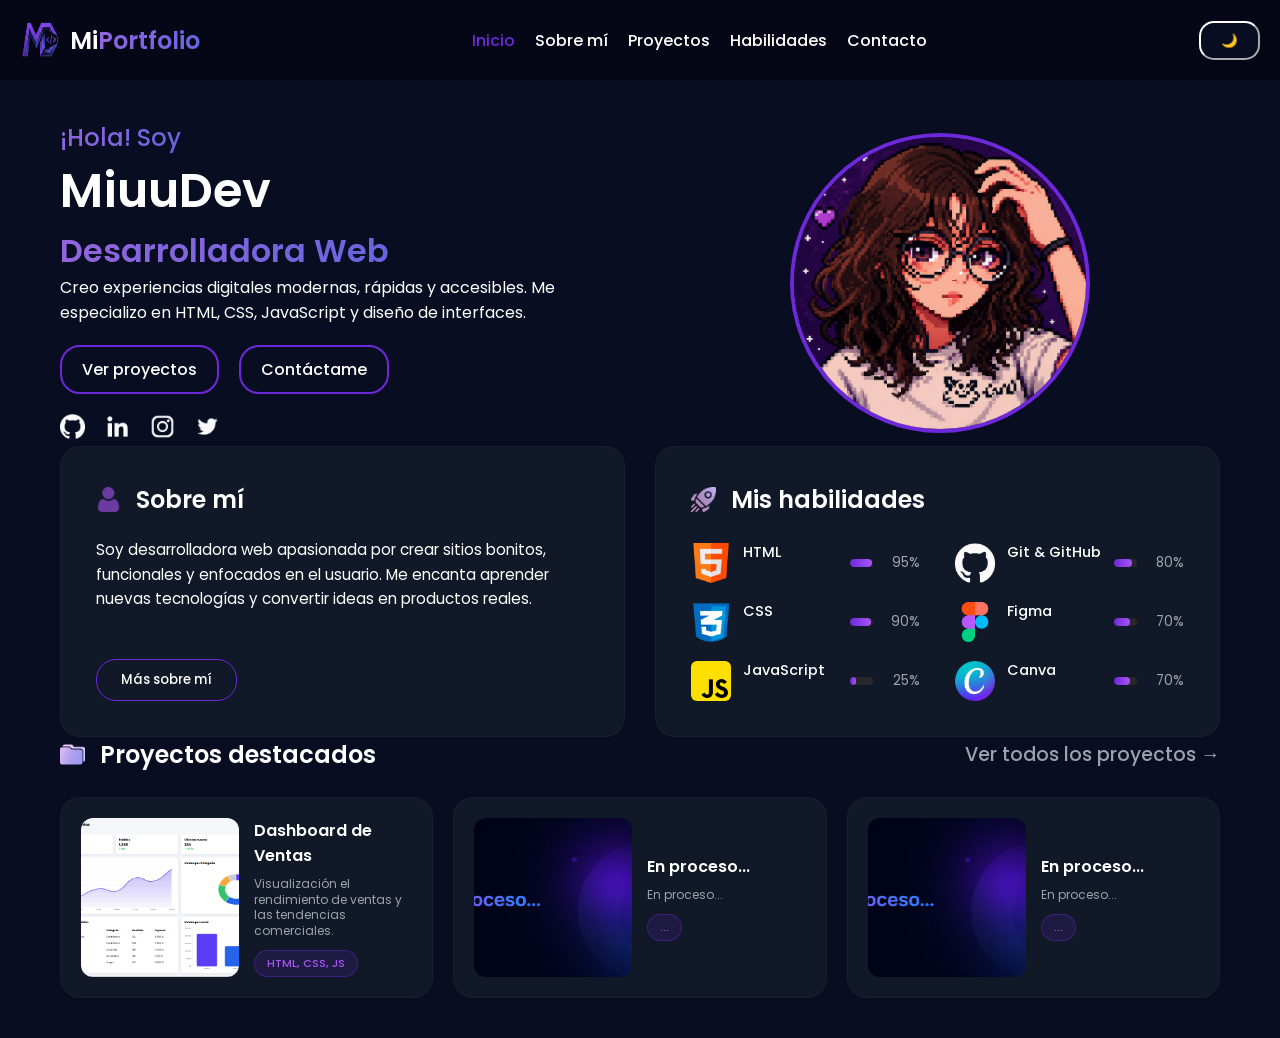
<file: paginasWeb/miPortfolio/index.html>
<!DOCTYPE html>
<html lang="es">

<head>
    <meta charset="UTF-8">
    <meta name="viewport" content="width=device-width, initial-scale=1.0">
    <title>MiPortfolio</title>
    <link href="https://fonts.googleapis.com/css2?family=Poppins:wght@300;400;500;600;700&display=swap"
        rel="stylesheet">
    <link rel="stylesheet" href="css/style.css">
</head>

<body>
    <header>
        <a class="logo" href="index.html">
            <img src="images/icons/logo.png" alt="Logo de MiPortfolio">
            <span>Mi<span class="destacado">Portfolio</span></span>
        </a>

        <nav>
            <ul>
                <li><a href="#" class="active">Inicio</a></li>
                <li><a href="#">Sobre mí</a></li>
                <li><a href="#">Proyectos</a></li>
                <li><a href="#">Habilidades</a></li>
                <li><a href="#">Contacto</a></li>
            </ul>
        </nav>

        <button class="btn-menu" aria-label="Cambiar tema">
            <span class="disenio">🌙</span>
        </button>
    </header>

    <main>
        <section class="hero" id="inicio">
            <article class="contenido-hero">
                <span class="saludo">¡Hola! Soy</span>
                <br>
                <span class="name">MiuuDev</span>
                <br>
                <span class="trabajo">Desarrolladora Web</span>
                <p>Creo experiencias digitales modernas, rápidas y accesibles.
                    Me especializo en HTML, CSS, JavaScript y diseño de interfaces.</p>

                <div class="botones-hero">
                    <a href="#proyectos" class="btn-proyectos">Ver proyectos</a>
                    <a href="#contacto" class="btn-contacto">Contáctame</a>
                </div>

                <div class="redes">
                    <a href="https://github.com/miuu-dev">
                        <img src="images/icons/github.png" alt="GitHub">
                    </a>

                    <a href="#">
                        <img src="images/icons/linkedin.png" alt="LinkedIn">
                    </a>

                    <a href="#">
                        <img src="images/icons/instagram.png" alt="Instagram">
                    </a>

                    <a href="#">
                        <img src="images/icons/twitter.png" alt="Twitter">
                    </a>
                </div>
            </article>

            <figure class="imagen-hero">
                <img src="images/icons/yo.png" alt="Foto de perfil de MiuuDev">
            </figure>
        </section>


        <section class="sobreMiHab">
            <section class="sobre-mi" id="sobre-mi">
                <div class="titulo">
                    <img src="images/icons/usuario.png" alt="Icono de sobre mí">
                    <span class="texto">Sobre mí</span>
                </div>

                <span class="descripcion">
                    Soy desarrolladora web apasionada por crear sitios bonitos,
                    funcionales y enfocados en el usuario. Me encanta aprender
                    nuevas tecnologías y convertir ideas en productos reales.
                </span>

                <br>

                <button class="btn-sobremi">
                    <span class="btn-text">
                        Más sobre mí
                    </span>
                </button>
            </section>

            <section class="skills-section" id="habilidades">
                <div class="titulo">
                    <img src="images/icons/habilidades.png" alt="Icono de habilidades"> <span class="texto">Mis
                        habilidades</span>
                </div>

                <div class="skills-grid">
                    <!-- Columna 1 -->
                    <div class="skill-column">
                        <div class="skill-item">
                            <img src="images/icons/html.png" alt="HTML">
                            <span class="lenguajeTitulo">HTML</span>
                            <div class="progress-bar">
                                <div class="progress-bar-fill" style="width: 95%;"></div>
                            </div>
                            <span>95%</span>
                        </div>

                        <div class="skill-item">
                            <img src="images/icons/css.png" alt="CSS">
                            <span class="lenguajeTitulo">CSS</span>
                            <div class="progress-bar">
                                <div class="progress-bar-fill" style="width: 90%;"></div>
                            </div>
                            <span>90%</span>
                        </div>

                        <div class="skill-item">
                            <img src="images/icons/js.png" alt="JavaScript" class="js">
                            <span class="lenguajeTitulo">JavaScript</span>
                            <div class="progress-bar">
                                <div class="progress-bar-fill" style="width: 25%;"></div>
                            </div>
                            <span>25%</span>
                        </div>
                    </div>

                    <!-- Columna 2 -->
                    <div class="skill-column">
                        <div class="skill-item">
                            <img src="images/icons/github.png" alt="GitHub">
                            <span class="lenguajeTitulo">Git & GitHub</span>
                            <div class="progress-bar">
                                <div class="progress-bar-fill" style="width: 80%;"></div>
                            </div>
                            <span>80%</span>
                        </div>

                        <div class="skill-item">
                            <img src="images/icons/figma.png" alt="Figma">
                            <span class="lenguajeTitulo">Figma</span>
                            <div class="progress-bar">
                                <div class="progress-bar-fill" style="width: 70%;"></div>
                            </div>
                            <span>70%</span>
                        </div>

                        <div class="skill-item">
                            <img src="images/icons/canva.png" alt="Canva">
                            <span class="lenguajeTitulo">Canva</span>
                            <div class="progress-bar">
                                <div class="progress-bar-fill" style="width: 70%;"></div>
                            </div>
                            <span>70%</span>
                        </div>
                    </div>
                </div>
            </section>
        </section>

        <section class="proyectos" id="proyectos">
            <div class="encabezado">
                <div class="titulo">
                    <img src="images/icons/carpeta.png" alt="Icono de carpeta">
                    <span class="texto">Proyectos destacados</span>
                </div>

                <div class="proyectos-enlace">
                    <span class="enlace"><a href="https://github.com/miuu-dev/WebLab/tree/main">Ver todos los proyectos →</a></span>
                </div>
            </div>

            <div class="proyectos-grid">
                <div class="proyecto-item">
                    <img src="images/portada/portadaDashboard.png" alt="Dashboard de Ventas" class="proyecto-imagen-fondo">
                    <div class="proyecto-info">
                        <h3>Dashboard de Ventas</h3>
                        <p>Visualización el rendimiento de ventas y las tendencias comerciales.</p>
                        <div class="lenguajes">
                            <span class="lenguaje">HTML, CSS, JS</span>
                        </div>
                    </div>
                </div>

                <div class="proyecto-item">
                    <img src="images/portada/enproceso.png" alt="En proceso..." class="proyecto-imagen-fondo">
                    <div class="proyecto-info">
                        <h3>En proceso...</h3>
                        <p>En proceso...</p>
                        <div class="lenguajes">
                            <span class="lenguaje">...</span>
                        </div>
                    </div>
                </div>

                <div class="proyecto-item">
                    <img src="images/portada/enproceso.png" alt="En proceso..." class="proyecto-imagen-fondo">
                    <div class="proyecto-info">
                        <h3>En proceso...</h3>
                        <p>En proceso...</p>
                        <div class="lenguajes">
                            <span class="lenguaje">...</span>
                        </div>
                    </div>
                </div>
            </div>
        </section>
    </main>
</body>

</html>
</file>
<file: paginasWeb/miPortfolio/css/style.css>
:root {
    --bg-color: #080D22;
    --header-color: #050717;

    --card-bg: #111827;

    --primary-accent: #6d28d9;
    
    --degradado1: #9365dd;
    --degradado2: #6765dd;

    --text-primary: #ffffff;

    --text-secondary: #9ca3af;

    --progress-bg: #2a272c;
}

*{
    margin:0;
    padding:0;
    box-sizing:border-box;
}

body{
    font-family:"Poppins",sans-serif;
    background:var(--bg-color);
    color: white;
    overflow-x: hidden;
    width: 100%;
}

/* HEADER */
header {
    background-color: var(--header-color);
    padding: 20px;
    display: flex;
    justify-content: space-between;
    align-items: center;
    gap: 20px;
    flex-wrap: wrap;
}

header nav ul{
    list-style: none;
    display: flex;
    gap: 20px;
    margin: 0;
    padding: 0;
}

header nav a {
    text-decoration: none;
    color: white;
    font-weight: 500;
}

header nav a:hover, .active{
    color: var(--primary-accent);
}

header nav{
    flex:1;
}

header nav ul{
    justify-content:center;
    flex-wrap:wrap;
}


/* BOTÓN DEL HEADER */
.btn-menu {
    background-color: var(--bg-color);
    border-color: white;
    padding: 10px 20px;
    cursor: pointer;
    border-radius: 15px;
    align-items: center;
}

/* LOGO DEL HEADER */
.logo {
    display: flex;
    align-items: center;
    gap: 10px;
    text-decoration: none;
    color: white;
}

.logo img{
    width:40px;
    height:40px;
    flex-shrink:0;
}

.logo span {
    font-size: 1.5rem;
    font-weight: 600;
}

.destacado {
    font-size: 1.5rem;
    font-weight: 600;
    background: linear-gradient(to right, var(--degradado1), var(--degradado2));
    background-clip: text;
    -webkit-background-clip: text;
    color: transparent;
    -webkit-text-fill-color: transparent;
}


/* SECCIÓN SOBRE MI */
main{
    width:100%;
    max-width:1200px;
    margin:0 auto;
    padding:40px 20px;
}

/* MI INFO COMPLETA*/
.hero{
    display:grid;
    grid-template-columns:repeat(auto-fit,minmax(350px,1fr));
    gap:40px;
    align-items:center;
}

/* MIS REDES */
.redes {
    display: flex;
    gap: 20px;
    margin-top: 20px;
}

.redes img {
    width: 100%;
    height: 25px;
}

/* MIS BOTONES */
.botones-hero {
    display: flex;
    gap: 20px;
    margin-top: 20px;
}

.botones-hero a {
    text-decoration: none;
    color: white;
    padding: 10px 20px;
    border: 2px solid var(--primary-accent);
    border-radius: 20px;
    font-weight: 500;
}

.botones-hero a:hover {
    background-color: var(--primary-accent);
    color: white;
    transition: 0.3s;
}

/* MI IMAGEN */
.imagen-hero img {
    width: 100%;
    max-width: 300px;
    border-radius: 50%;
    border: 4px solid var(--primary-accent);
}

.imagen-hero {
    display: flex;
    justify-content: center;
    align-items: center;
}

/* SALUDO */
.saludo {
    font-size: 1.5rem;
    background: linear-gradient(to right, var(--degradado1), var(--degradado2));
    background-clip: text;
    -webkit-background-clip: text;
    color: transparent;
    -webkit-text-fill-color: transparent;
    font-weight: 500;
}

/* MI DEDICACIÓN */
.trabajo {
    font-size: 2rem;
    background: linear-gradient(to right, var(--degradado1), var(--degradado2));
    background-clip: text;
    -webkit-background-clip: text;
    color: transparent;
    -webkit-text-fill-color: transparent;
    font-weight: 600;
}

/* MI NOMBRE */
.name {
    font-size: 3rem;
    font-weight: 600;
}

/* SOBRE MI + HABILIDADES */
.sobreMiHab {
    display: grid;
    grid-template-columns:repeat(auto-fit,minmax(320px,1fr));
    gap: 30px;
    align-items: stretch; 
}

/* ICONOS */
.titulo img {
    width: 25px;
    height: 25px;
}

/* TITULOS */
.titulo {
    font-size: 1.5rem;
    font-weight: 600;
    display: flex;
    align-items: center;
    gap: 15px;
}

/* SOBRE MI */
.sobre-mi, .skills-section {
    background-color: var(--card-bg); 
    padding: 35px;
    border-radius: 20px;
    border: 1px solid rgba(255, 255, 255, 0.03);
}

.sobre-mi {
    display: flex;
    flex-direction: column;
    justify-content: space-between;
}

.sobre-mi .descripcion {
    line-height: 1.6;
    font-size: 0.95rem;
    margin: 20px 0;
}

/* BOTÓN SOBRE MI */
.btn-sobremi {
    background-color: transparent;
    border: 1px solid var(--primary-accent);
    color: white;
    padding: 10px 24px;
    border-radius: 20px;
    cursor: pointer;
    font-family: "Poppins", sans-serif;
    font-weight: 500;
    width: fit-content;
    transition: background-color 0.3s ease;
}

.btn-sobremi:hover {
    background-color: var(--primary-accent);
}

/* MIS HABILIDADES */
.skills-grid {
    display: grid;
    grid-template-columns: 1fr 1fr;
    gap: 25px 35px;
    margin-top: 25px;
}

.skills-grid img {
    width: 40px;
    height: 40px;
    object-fit: contain;
}

.skills-grid .js {
    border-radius: 6px;
}

.skill-item {
    display: flex;
    align-items: center;
    gap: 12px;
}

.skills-section .lenguajeTitulo {
    margin-bottom: 20px;
    font-size: 1.25rem;
    font-weight: 600;
}

.skill-column {
    display: flex;
    flex-direction: column;
    gap: 18px;
}

.lenguajeTitulo, 
.skill-item span:nth-of-type(1) {
    font-size: 0.9rem;
    font-weight: 500;
    color: white;
    width: 95px; 
    white-space: nowrap;
}

/* LÍNEA DE PROGRESO */
.progress-bar {
    flex-grow: 1;
    height: 8px;
    background-color: var(--progress-bg);
    border-radius: 10px;
    overflow: hidden;
}

.progress-bar-fill {
    height: 100%;
    background: linear-gradient(90deg, var(--primary-accent), #a855f7);
    border-radius: 10px;
}

.skill-item span:nth-of-type(2) {
    font-size: 0.85rem;
    color: var(--text-secondary);
    width: 35px;
    text-align: right;
}

/* ENCABEZADO MIS PROYECTOS */
.encabezado {
    display: flex;
    justify-content: space-between; 
    align-items: center;            
    margin-bottom: 25px;            
}

.encabezado .titulo {
    display: flex;
}

.encabezado .enlace a {
    text-decoration: none;
    color: var(--text-secondary);
    font-size: 1.2rem;
    font-weight: 500;
}

.encabezado .enlace a:hover {
    color: var(--degradado1); 
    transition: color 0.3s ease;
}

/* TARJETA DE PROYECTO */
.proyecto-item {
    background-color: var(--card-bg);
    padding: 20px;
    border-radius: 20px;
    display: grid;
    grid-template-columns: 1fr 1fr;
    gap: 15px;
    align-items: center;
    border: 1px solid rgba(255, 255, 255, 0.03);
}

.proyectos-grid{
    display:grid;
    grid-template-columns:repeat(auto-fit,minmax(320px,1fr));
    gap:20px;
}

/* IMAGEN DEL PROYECTO (IZQUIERDA) */
.proyecto-imagen {
    width: 100%;
    height: 100%;
    min-height: 130px;
    max-height: 150px;
    object-fit: cover;
    display: block;
    border-radius: 12px;
}

.proyecto-item img {
    width: 100%;
    height: 100%;
    object-fit: cover;
    display: block;
    border-radius: 12px;
}

/* INFORMACIÓN DEL PROYECTO (DERECHA) */
.proyecto-info {
    display: flex;
    flex-direction: column;
    justify-content: center;
    gap: 8px;
}

.proyecto-info h3 {
    font-size: 1rem;
    font-weight: 600;
    color: var(--text-primary);
}

.proyecto-info p {
    font-size: 0.75rem;
    color: var(--text-secondary);
    line-height: 1.3;
}

/* ETIQUETAS DE LENGUAJES */
.lenguajes {
    display: flex;
    flex-wrap: wrap;
    gap: 5px;
    margin-top: 4px;
}

.lenguaje {
    background-color: rgba(109, 40, 217, 0.15);
    border: 1px solid rgba(109, 40, 217, 0.4);
    color: #a855f7;
    padding: 4px 12px;
    border-radius: 15px;
    font-size: 0.7rem;
    font-weight: 500;
    width: fit-content;
}

/* TABLET (hasta 1024px) */
@media screen and (max-width:1024px){

    html,
    body{
        width:100%;
        overflow-x:hidden;
    }

    *{
        max-width:100%;
    }

    main{
        width:100%;
        max-width:100%;
        padding:24px 16px;
        margin:0;
    }

    /* HEADER */
    header{
        width:100%;
        padding:16px;
        flex-direction:column;
        align-items:center;
        gap:16px;
    }

    .logo{
        justify-content:center;
    }

    .logo img{
        width:40px;
        height:40px;
    }

    header nav{
        width:100%;
    }

    header nav ul{
        display:flex;
        justify-content:center;
        flex-wrap:wrap;
        gap:12px;
    }

    .btn-menu{
        display:none;
    }

    /* HERO */
    .hero{
        grid-template-columns:1fr;
        text-align:center;
        gap:24px;
    }

    .imagen-hero{
        order:-1;
    }

    .botones-hero,
    .redes{
        justify-content:center;
        flex-wrap:wrap;
    }

    /* SOBRE MI */
    .sobreMiHab{
        grid-template-columns:1fr;
    }

    /* HABILIDADES */
    .skills-grid{
        grid-template-columns:1fr;
    }

    .skill-item{
        flex-wrap:wrap;
        width:100%;
    }

    .progress-bar{
        width:100%;
        min-width:0;
    }

    /* PROYECTOS */
    .encabezado{
        flex-direction:column;
        align-items:flex-start;
        gap:12px;
    }

    .proyectos-grid{
        grid-template-columns:1fr;
    }

    .proyecto-item{
        grid-template-columns:1fr;
    }

    .proyecto-item img{
        width:100%;
        height:220px;
        object-fit:cover;
    }
}

/* MÓVIL (hasta 768px) */
@media screen and (max-width:768px){

    main{
        padding:20px 12px;
    }

    header nav ul{
        flex-direction:column;
        align-items:center;
        gap:10px;
    }

    .name{
        font-size:2.2rem;
    }

    .trabajo{
        font-size:1.4rem;
    }

    .imagen-hero img{
        max-width:220px;
    }

    .botones-hero{
        flex-direction:column;
        align-items:center;
        width:100%;
    }

    .botones-hero a{
        width:100%;
        max-width:260px;
        text-align:center;
    }

    .redes{
        gap:16px;
    }

    .sobre-mi,
    .skills-section,
    .proyecto-item{
        padding:20px;
    }
}
</file>
